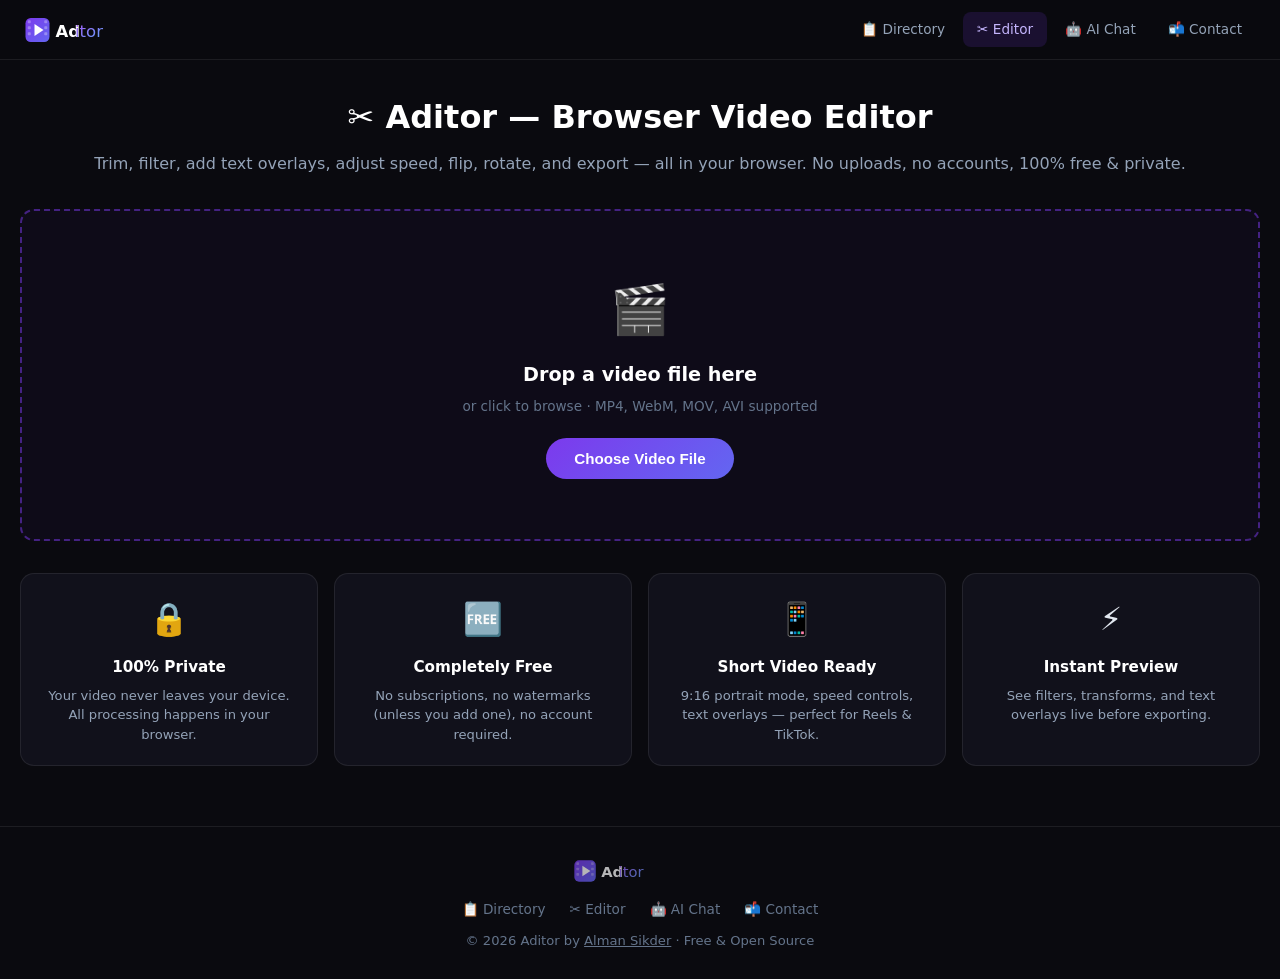
<file: index.html>
<!DOCTYPE html>
<html lang="en">
<head>
  <meta charset="UTF-8" />
  <meta name="viewport" content="width=device-width, initial-scale=1.0" />
  <title>Aditor – AI Video Generation Directory</title>
  <link rel="stylesheet" href="styles.css" />
</head>
<body>
  <!-- Auto-redirect to editor after showing a brief message -->
  <div style="display:flex;justify-content:center;align-items:center;height:100vh;flex-direction:column;font-family:sans-serif;background:var(--bg);color:var(--text);">
    <h1>✂️ Aditor — Browser Video Editor</h1>
    <p>Loading editor...</p>
    <script>setTimeout(() => window.location.href = 'editor.html', 1500);</script>
  </div>
  <nav class="navbar">
    <a href="index.html" class="nav-logo">
      <img src="logo.svg" alt="Aditor Logo" />
    </a>
    <div class="nav-links">
      <a href="index.html" class="nav-link active">📋 Directory</a>
      <a href="editor.html" class="nav-link">✂️ Editor</a>
      <a href="chatbot.html" class="nav-link">🤖 AI Chat</a>
      <a href="contact.html" class="nav-link">📬 Contact</a>
    </div>
    <button class="nav-hamburger" id="navHamburger" aria-label="Menu">☰</button>
  </nav>
  <div class="nav-mobile-menu" id="navMobileMenu">
    <a href="index.html" class="nav-link active">📋 Directory</a>
    <a href="editor.html" class="nav-link">✂️ Editor</a>
    <a href="chatbot.html" class="nav-link">🤖 AI Chat</a>
    <a href="contact.html" class="nav-link">📬 Contact</a>
  </div>

  <header>
    <div class="header-inner">
      <div class="logo">
        <img src="logo.svg" alt="Aditor" class="header-logo" />
      </div>
      <p class="tagline">The most comprehensive directory of AI video generation models</p>
      <div class="search-bar">
        <input type="text" id="searchInput" placeholder="Search models, features, companies…" />
        <span class="search-icon">🔍</span>
      </div>
      <div class="filter-row">
        <button class="filter-btn active" data-filter="all">All</button>
        <button class="filter-btn" data-filter="text-to-video">Text-to-Video</button>
        <button class="filter-btn" data-filter="image-to-video">Image-to-Video</button>
        <button class="filter-btn" data-filter="video-to-video">Video-to-Video</button>
        <button class="filter-btn" data-filter="open-source">Open Source</button>
        <button class="filter-btn" data-filter="free">Free Tier</button>
      </div>
    </div>
  </header>

  <main>
    <section class="stats-bar">
      <div class="stat"><span class="stat-num" id="totalCount">0</span><span class="stat-label">Models Listed</span></div>
      <div class="stat"><span class="stat-num">2026</span><span class="stat-label">Updated</span></div>
      <div class="stat"><span class="stat-num">12+</span><span class="stat-label">Companies</span></div>
    </section>

    <div class="info-banner">
      ℹ️ <strong>Note:</strong> "Visit Website" links open the official model websites in a new tab. An internet connection is required to access them.
    </div>

    <div class="cards-grid" id="cardsGrid"></div>
  </main>

  <footer>
    <div class="footer-logo-row">
      <img src="logo.svg" alt="Aditor" class="footer-logo" />
    </div>
    <div class="footer-links">
      <a href="index.html">📋 Directory</a>
      <a href="editor.html">✂️ Editor</a>
      <a href="chatbot.html">🤖 AI Chat</a>
      <a href="contact.html">📬 Contact</a>
    </div>
    <p>© 2026 Aditor by <a href="contact.html" style="color:var(--text-dim)">Alman Sikder</a> · Data accurate as of March 2026 · Not affiliated with any listed company · Free & Open Source</p>
  </footer>

  <script src="data.js"></script>
  <script src="app.js"></script>
  <script>
    document.getElementById('navHamburger').addEventListener('click', () => {
      document.getElementById('navMobileMenu').classList.toggle('open');
    });
  </script>
</body>
</html>
</file>
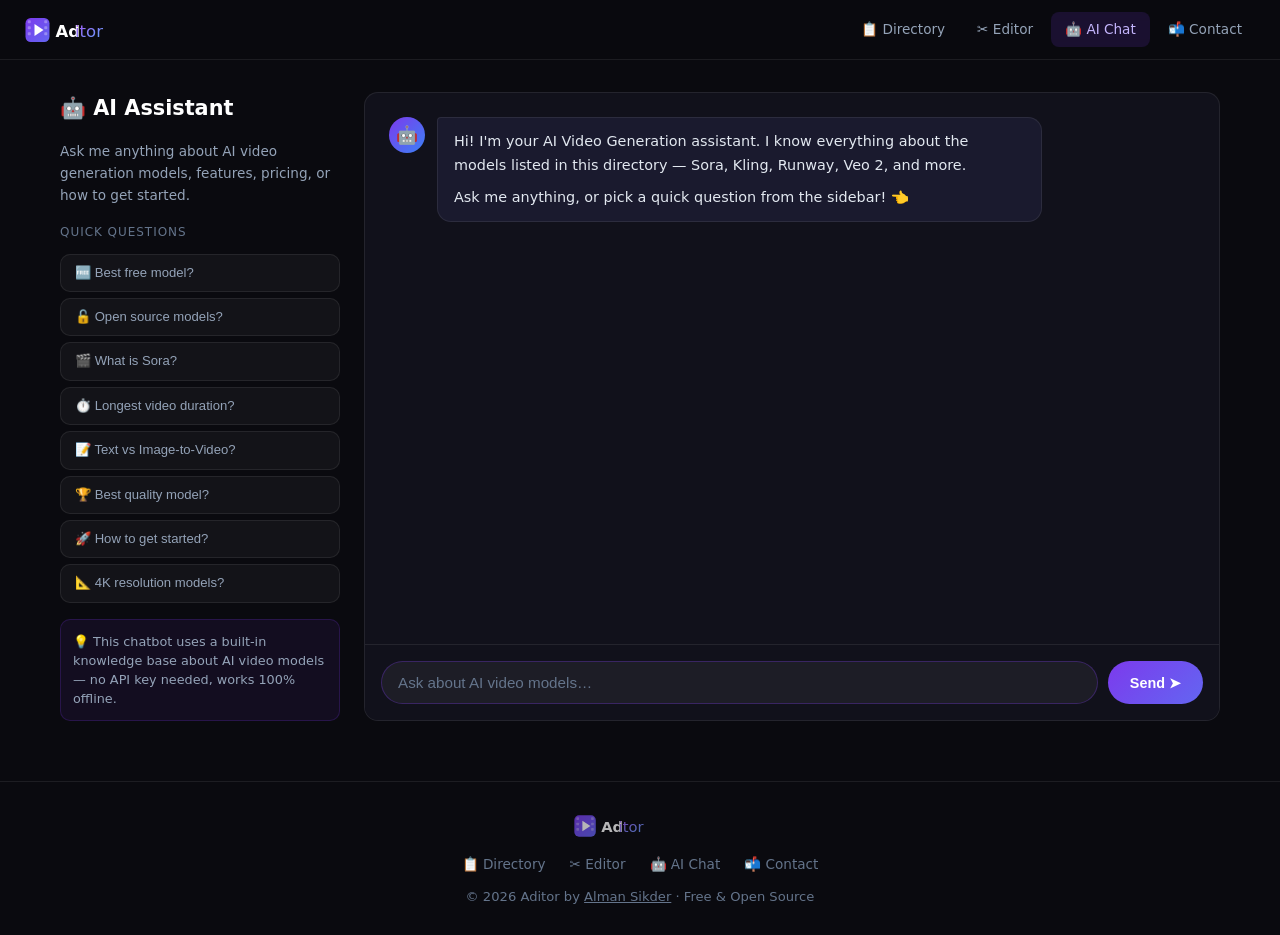
<file: chatbot.html>
<!DOCTYPE html>
<html lang="en">
<head>
  <meta charset="UTF-8" />
  <meta name="viewport" content="width=device-width, initial-scale=1.0" />
  <title>AI Chat – Aditor</title>
  <link rel="stylesheet" href="styles.css" />
  <link rel="stylesheet" href="chatbot.css" />
</head>
<body>

  <!-- ── Navigation ── -->
  <nav class="navbar">
    <a href="editor.html" class="nav-logo"><img src="logo.svg" alt="Aditor Logo" /></a>
    <div class="nav-links">
      <a href="index.html" class="nav-link">📋 Directory</a>
      <a href="editor.html" class="nav-link">✂️ Editor</a>
      <a href="chatbot.html" class="nav-link active">🤖 AI Chat</a>
      <a href="contact.html" class="nav-link">📬 Contact</a>
    </div>
    <button class="nav-hamburger" id="navHamburger" aria-label="Menu">☰</button>
  </nav>
  <div class="nav-mobile-menu" id="navMobileMenu">
    <a href="index.html" class="nav-link">📋 Directory</a>
    <a href="editor.html" class="nav-link">✂️ Editor</a>
    <a href="chatbot.html" class="nav-link active">🤖 AI Chat</a>
    <a href="contact.html" class="nav-link">📬 Contact</a>
  </div>

  <div class="chatbot-page">
    <div class="chatbot-sidebar">
      <h2 class="sidebar-title">🤖 AI Assistant</h2>
      <p class="sidebar-desc">Ask me anything about AI video generation models, features, pricing, or how to get started.</p>
      <div class="sidebar-topics">
        <p class="topics-label">Quick Questions</p>
        <button class="topic-btn" data-q="What is the best free AI video generator?">🆓 Best free model?</button>
        <button class="topic-btn" data-q="Which AI video models are open source?">🔓 Open source models?</button>
        <button class="topic-btn" data-q="What is Sora and how does it work?">🎬 What is Sora?</button>
        <button class="topic-btn" data-q="Which model generates the longest videos?">⏱️ Longest video duration?</button>
        <button class="topic-btn" data-q="What is the difference between text-to-video and image-to-video?">📝 Text vs Image-to-Video?</button>
        <button class="topic-btn" data-q="Which AI video model has the best quality?">🏆 Best quality model?</button>
        <button class="topic-btn" data-q="How do I get started with AI video generation?">🚀 How to get started?</button>
        <button class="topic-btn" data-q="Which models support 4K resolution?">📐 4K resolution models?</button>
      </div>
      <div class="sidebar-info">
        <p>💡 This chatbot uses a built-in knowledge base about AI video models — no API key needed, works 100% offline.</p>
      </div>
    </div>

    <div class="chatbot-main">
      <div class="chat-messages" id="chatMessages">
        <div class="chat-msg bot">
          <div class="msg-avatar">🤖</div>
          <div class="msg-bubble">
            <p>Hi! I'm your AI Video Generation assistant. I know everything about the models listed in this directory — Sora, Kling, Runway, Veo 2, and more.</p>
            <p style="margin-top:8px">Ask me anything, or pick a quick question from the sidebar! 👈</p>
          </div>
        </div>
      </div>
      <div class="chat-input-row">
        <input type="text" id="chatInput" placeholder="Ask about AI video models…" autocomplete="off" />
        <button id="chatSend" class="chat-send-btn">Send ➤</button>
      </div>
    </div>
  </div>

  <footer>
    <div class="footer-logo-row"><img src="logo.svg" alt="Aditor" class="footer-logo" /></div>
    <div class="footer-links">
      <a href="index.html">📋 Directory</a>
      <a href="editor.html">✂️ Editor</a>
      <a href="chatbot.html">🤖 AI Chat</a>
      <a href="contact.html">📬 Contact</a>
    </div>
    <p>© 2026 Aditor by <a href="contact.html" style="color:var(--text-dim)">Alman Sikder</a> · Free & Open Source</p>
  </footer>

  <script src="data.js"></script>
  <script src="chatbot.js"></script>
  <script>
    document.getElementById('navHamburger').addEventListener('click', () => {
      document.getElementById('navMobileMenu').classList.toggle('open');
    });
  </script>
</body>
</html>
</file>
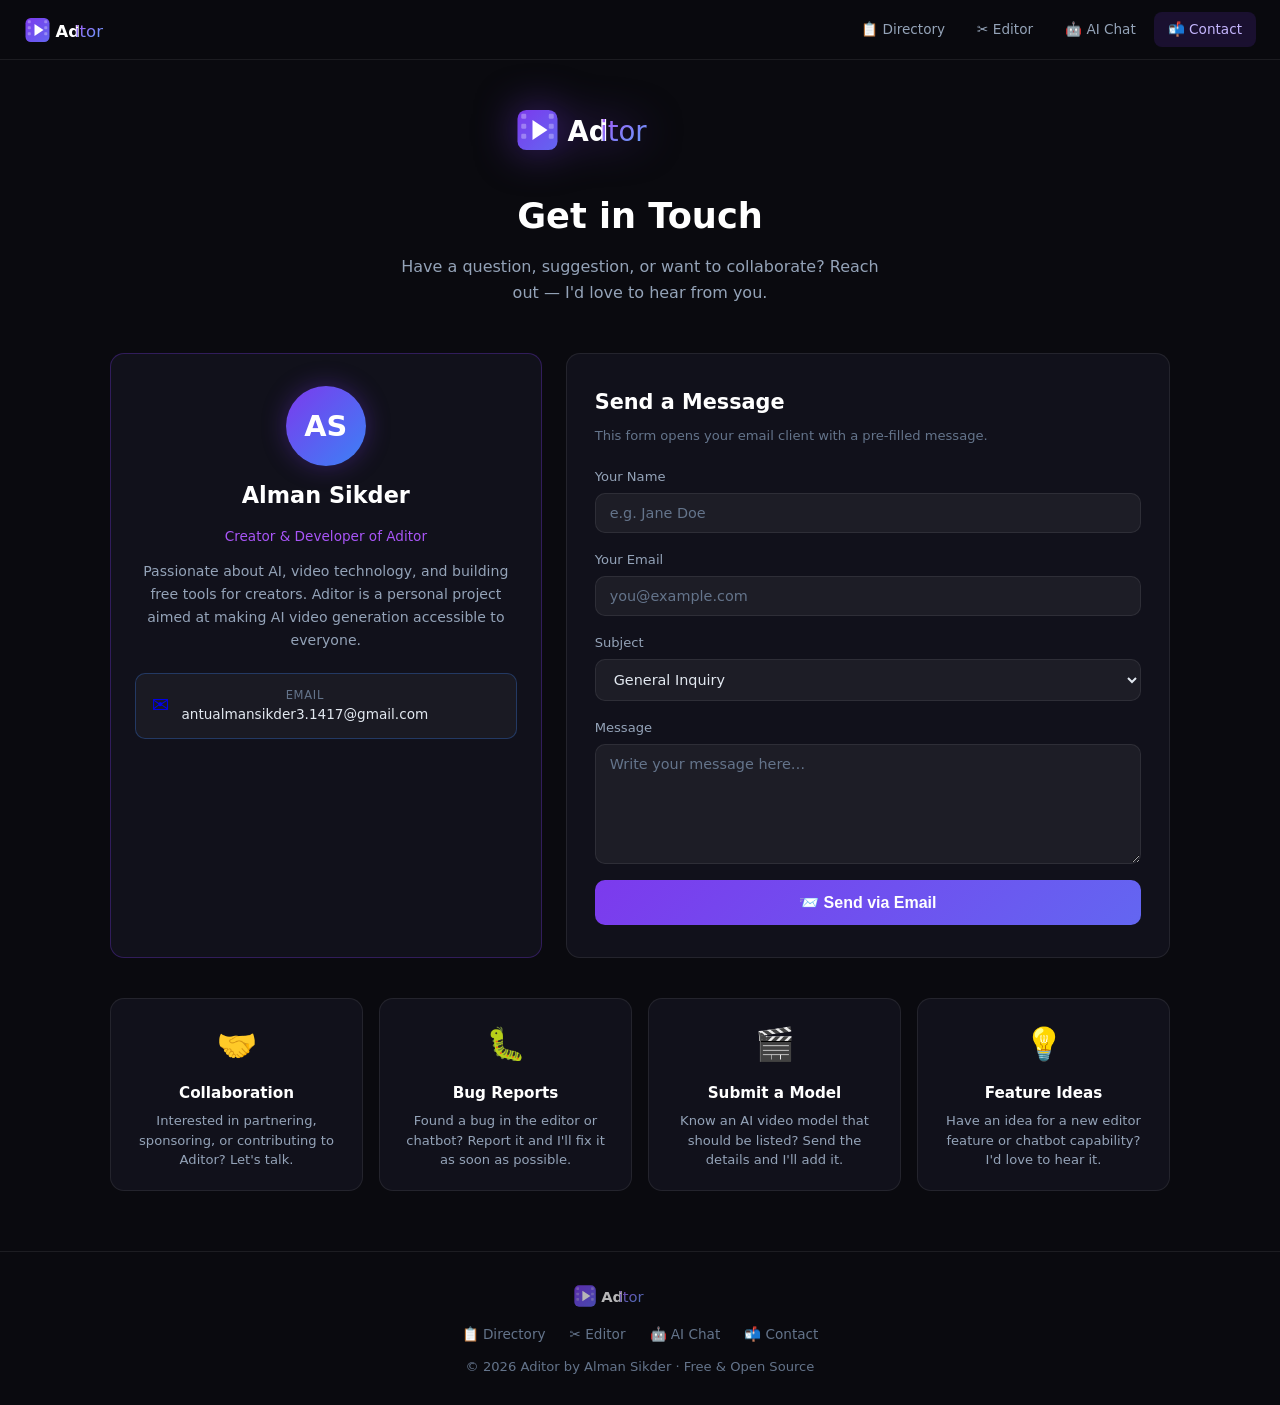
<file: contact.html>
<!DOCTYPE html>
<html lang="en">
<head>
  <meta charset="UTF-8" />
  <meta name="viewport" content="width=device-width, initial-scale=1.0" />
  <title>Contact – Aditor</title>
  <link rel="stylesheet" href="styles.css" />
  <link rel="stylesheet" href="contact.css" />
</head>
<body>

  <!-- ── Navigation ── -->
  <nav class="navbar">
    <a href="editor.html" class="nav-logo"><img src="logo.svg" alt="Aditor Logo" /></a>
    <div class="nav-links">
      <a href="index.html" class="nav-link">📋 Directory</a>
      <a href="editor.html" class="nav-link">✂️ Editor</a>
      <a href="chatbot.html" class="nav-link">🤖 AI Chat</a>
      <a href="contact.html" class="nav-link active">📬 Contact</a>
    </div>
    <button class="nav-hamburger" id="navHamburger" aria-label="Menu">☰</button>
  </nav>
  <div class="nav-mobile-menu" id="navMobileMenu">
    <a href="index.html" class="nav-link">📋 Directory</a>
    <a href="editor.html" class="nav-link">✂️ Editor</a>
    <a href="chatbot.html" class="nav-link">🤖 AI Chat</a>
    <a href="contact.html" class="nav-link active">📬 Contact</a>
  </div>

  <div class="contact-page">

    <div class="contact-hero">
      <img src="logo.svg" alt="Aditor" class="contact-logo" />
      <h1>Get in Touch</h1>
      <p>Have a question, suggestion, or want to collaborate? Reach out — I'd love to hear from you.</p>
    </div>

    <div class="contact-grid">

      <!-- Creator Card -->
      <div class="creator-card">
        <div class="creator-avatar">AS</div>
        <h2 class="creator-name">Alman Sikder</h2>
        <p class="creator-title">Creator & Developer of Aditor</p>
        <p class="creator-bio">
          Passionate about AI, video technology, and building free tools for creators. Aditor is a personal project aimed at making AI video generation accessible to everyone.
        </p>
        <div class="creator-links">
          <a href="mailto:antualmansikder3.1417@gmail.com" class="creator-link email-link">
            <span class="link-icon">✉️</span>
            <div>
              <span class="link-label">Email</span>
              <span class="link-value">antualmansikder3.1417@gmail.com</span>
            </div>
          </a>
        </div>
      </div>

      <!-- Contact Form -->
      <div class="contact-form-card">
        <h2>Send a Message</h2>
        <p class="form-note">This form opens your email client with a pre-filled message.</p>
        <form id="contactForm" class="contact-form">
          <div class="form-group">
            <label for="senderName">Your Name</label>
            <input type="text" id="senderName" placeholder="e.g. Jane Doe" required />
          </div>
          <div class="form-group">
            <label for="senderEmail">Your Email</label>
            <input type="email" id="senderEmail" placeholder="you@example.com" required />
          </div>
          <div class="form-group">
            <label for="subject">Subject</label>
            <select id="subject">
              <option value="General Inquiry">General Inquiry</option>
              <option value="Bug Report">Bug Report</option>
              <option value="Feature Request">Feature Request</option>
              <option value="Collaboration">Collaboration</option>
              <option value="Model Submission">Submit a Model</option>
              <option value="Other">Other</option>
            </select>
          </div>
          <div class="form-group">
            <label for="message">Message</label>
            <textarea id="message" rows="5" placeholder="Write your message here…" required></textarea>
          </div>
          <button type="submit" class="submit-btn">📨 Send via Email</button>
        </form>
      </div>

    </div>

    <!-- Info Cards -->
    <div class="contact-info-cards">
      <div class="info-card">
        <div class="ic-icon">🤝</div>
        <h3>Collaboration</h3>
        <p>Interested in partnering, sponsoring, or contributing to Aditor? Let's talk.</p>
      </div>
      <div class="info-card">
        <div class="ic-icon">🐛</div>
        <h3>Bug Reports</h3>
        <p>Found a bug in the editor or chatbot? Report it and I'll fix it as soon as possible.</p>
      </div>
      <div class="info-card">
        <div class="ic-icon">🎬</div>
        <h3>Submit a Model</h3>
        <p>Know an AI video model that should be listed? Send the details and I'll add it.</p>
      </div>
      <div class="info-card">
        <div class="ic-icon">💡</div>
        <h3>Feature Ideas</h3>
        <p>Have an idea for a new editor feature or chatbot capability? I'd love to hear it.</p>
      </div>
    </div>

  </div>

  <footer>
    <div class="footer-logo-row"><img src="logo.svg" alt="Aditor" class="footer-logo" /></div>
    <div class="footer-links">
      <a href="index.html">📋 Directory</a>
      <a href="editor.html">✂️ Editor</a>
      <a href="chatbot.html">🤖 AI Chat</a>
      <a href="contact.html">📬 Contact</a>
    </div>
    <p>© 2026 Aditor by Alman Sikder · Free & Open Source</p>
  </footer>

  <script>
    document.getElementById('navHamburger').addEventListener('click', () => {
      document.getElementById('navMobileMenu').classList.toggle('open');
    });

    document.getElementById('contactForm').addEventListener('submit', e => {
      e.preventDefault();
      const name = document.getElementById('senderName').value;
      const email = document.getElementById('senderEmail').value;
      const subject = document.getElementById('subject').value;
      const msg = document.getElementById('message').value;
      const body = encodeURIComponent(`Hi Alman,\n\nMy name is ${name} (${email}).\n\n${msg}\n\nBest regards,\n${name}`);
      const subjectEnc = encodeURIComponent(`[Aditor] ${subject}`);
      window.location.href = `mailto:antualmansikder3.1417@gmail.com?subject=${subjectEnc}&body=${body}`;
    });
  </script>
</body>
</html>
</file>
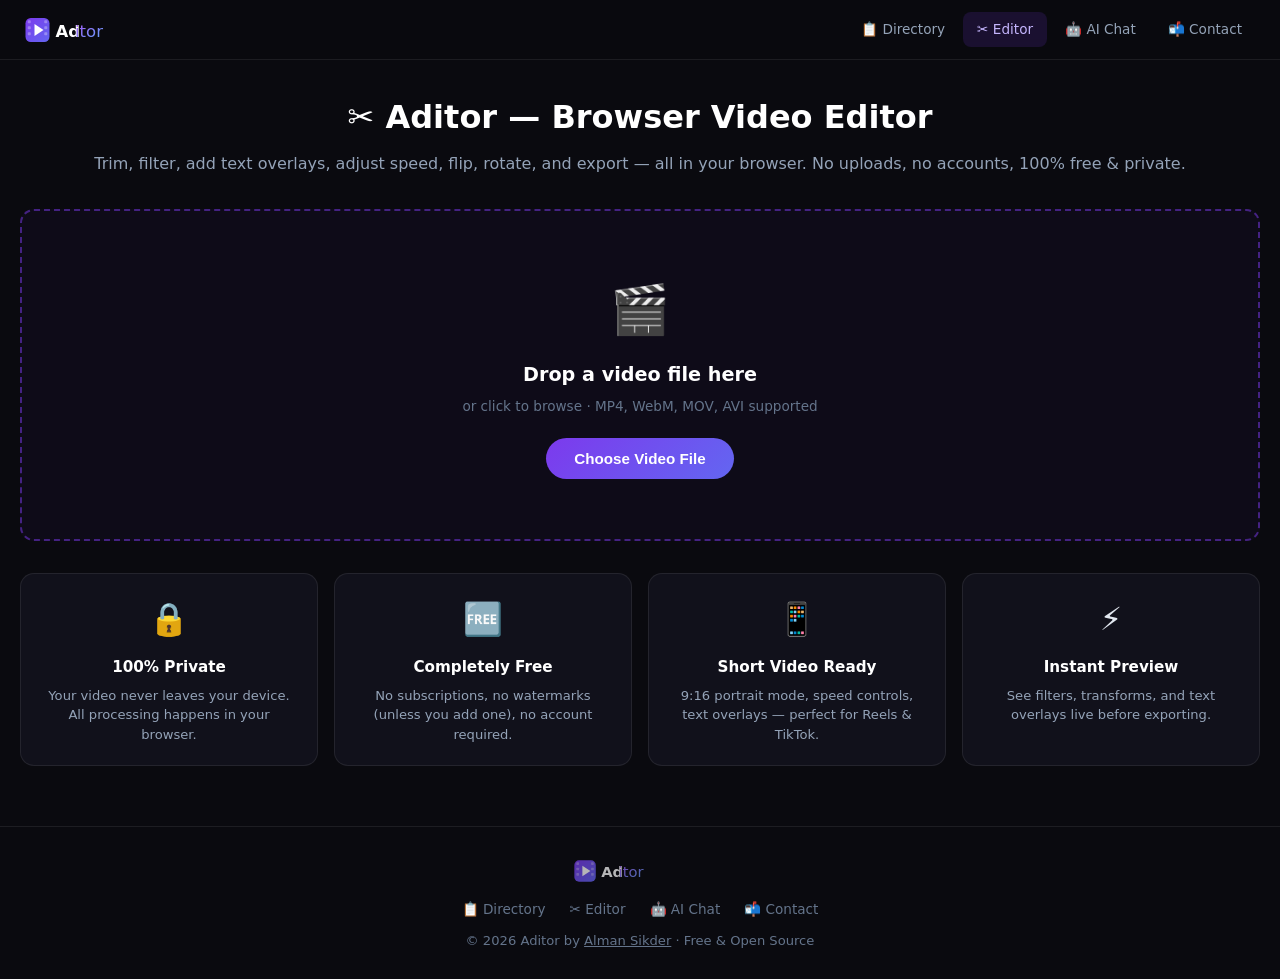
<file: editor.html>
<!DOCTYPE html>
<html lang="en">
<head>
  <meta charset="UTF-8" />
  <meta name="viewport" content="width=device-width, initial-scale=1.0" />
  <title>Aditor – Browser Video Editor</title>
  <link rel="stylesheet" href="styles.css" />
  <link rel="stylesheet" href="editor.css" />
</head>
<body>

  <!-- ── Navigation ── -->
  <nav class="navbar">
    <a href="editor.html" class="nav-logo"><img src="logo.svg" alt="Aditor Logo" /></a>
    <div class="nav-links">
      <a href="index.html" class="nav-link">📋 Directory</a>
      <a href="editor.html" class="nav-link active">✂️ Editor</a>
      <a href="chatbot.html" class="nav-link">🤖 AI Chat</a>
      <a href="contact.html" class="nav-link">📬 Contact</a>
    </div>
    <button class="nav-hamburger" id="navHamburger" aria-label="Menu">☰</button>
  </nav>
  <div class="nav-mobile-menu" id="navMobileMenu">
    <a href="index.html" class="nav-link">📋 Directory</a>
    <a href="editor.html" class="nav-link active">✂️ Editor</a>
    <a href="chatbot.html" class="nav-link">🤖 AI Chat</a>
    <a href="contact.html" class="nav-link">📬 Contact</a>
  </div>

  <div class="editor-page">

    <!-- Page Header -->
    <div class="editor-header">
      <h1>✂️ Aditor — Browser Video Editor</h1>
      <p>Trim, filter, add text overlays, adjust speed, flip, rotate, and export — all in your browser. No uploads, no accounts, 100% free & private.</p>
    </div>

    <!-- Upload Zone -->
    <div class="upload-zone" id="uploadZone">
      <div class="upload-icon">🎬</div>
      <p class="upload-title">Drop a video file here</p>
      <p class="upload-sub">or click to browse · MP4, WebM, MOV, AVI supported</p>
      <input type="file" id="fileInput" accept="video/*" hidden />
      <button class="upload-btn" id="uploadBtn">Choose Video File</button>
    </div>

    <!-- Editor Workspace (hidden until file loaded) -->
    <div class="editor-workspace" id="editorWorkspace" style="display:none">

      <!-- Preview Panel -->
      <div class="preview-panel">
        <div class="video-container" id="videoContainer">
          <video id="videoPreview" controls></video>
        </div>
        <div class="video-info" id="videoInfo"></div>

        <!-- Timeline / Trim -->
        <div class="timeline-section">
          <h3 class="section-title">✂️ Trim Video</h3>
          <div class="trim-controls">
            <div class="trim-field">
              <label>Start (s)</label>
              <input type="number" id="trimStart" value="0" min="0" step="0.1" />
            </div>
            <div class="trim-field">
              <label>End (s)</label>
              <input type="number" id="trimEnd" value="0" min="0" step="0.1" />
            </div>
            <button class="action-btn" id="previewTrimBtn">▶ Preview Trim</button>
            <button class="action-btn" id="resetTrimBtn">↺ Reset</button>
          </div>
          <div class="trim-bar-wrap">
            <div class="trim-bar" id="trimBar">
              <div class="trim-handle left" id="trimLeft"></div>
              <div class="trim-range" id="trimRange"></div>
              <div class="trim-handle right" id="trimRight"></div>
              <div class="trim-playhead" id="trimPlayhead"></div>
            </div>
          </div>
          <div class="trim-time-labels" id="trimTimeLabels"></div>
        </div>
      </div>

      <!-- Controls Panel -->
      <div class="controls-panel">

        <!-- Filters -->
        <div class="control-section">
          <h3 class="section-title">🎨 Filters</h3>
          <div class="filter-grid">
            <button class="filter-preset active" data-filter="none">Original</button>
            <button class="filter-preset" data-filter="grayscale(100%)">B&W</button>
            <button class="filter-preset" data-filter="sepia(100%)">Sepia</button>
            <button class="filter-preset" data-filter="invert(100%)">Invert</button>
            <button class="filter-preset" data-filter="hue-rotate(90deg)">Hue+</button>
            <button class="filter-preset" data-filter="saturate(200%)">Vivid</button>
            <button class="filter-preset" data-filter="contrast(150%)">Hi-Con</button>
            <button class="filter-preset" data-filter="brightness(130%)">Bright</button>
            <button class="filter-preset" data-filter="blur(2px)">Blur</button>
            <button class="filter-preset" data-filter="drop-shadow(4px 4px 8px #7c3aed)">Glow</button>
            <button class="filter-preset" data-filter="saturate(0%) brightness(110%) contrast(120%)">Matte</button>
            <button class="filter-preset" data-filter="hue-rotate(180deg) saturate(150%)">Neon</button>
            <button class="filter-preset" data-filter="sepia(50%) contrast(110%)">Vintage</button>
            <button class="filter-preset" data-filter="contrast(140%) saturate(110%)">Dramatic</button>
            <button class="filter-preset" data-filter="brightness(110%) contrast(90%) saturate(90%)">Soft</button>
            <button class="filter-preset" data-filter="hue-rotate(30deg) saturate(120%)">Warm</button>
            <button class="filter-preset" data-filter="hue-rotate(180deg) saturate(80%)">Cool</button>
            <button class="filter-preset" data-filter="contrast(150%) brightness(100%)">High Contrast</button>
            <button class="filter-preset" data-filter="brightness(120%) saturate(150%)">Vibrant</button>
            <button class="filter-preset" data-filter="grayscale(30%) sepia(20%)">Faded</button>
            <button class="filter-preset" data-filter="brightness(90%) contrast(120%)">Moody</button>
            <button class="filter-preset" data-filter="saturate(200%) hue-rotate(-30deg)">Retro Pop</button>
          </div>
        </div>

        <!-- Manual Adjustments -->
        <div class="control-section">
          <h3 class="section-title">🔧 Adjustments</h3>
          <div class="sliders">
            <div class="slider-row">
              <label>Brightness <span id="brightnessVal">100</span>%</label>
              <input type="range" id="brightness" min="0" max="200" value="100" />
            </div>
            <div class="slider-row">
              <label>Contrast <span id="contrastVal">100</span>%</label>
              <input type="range" id="contrast" min="0" max="200" value="100" />
            </div>
            <div class="slider-row">
              <label>Saturation <span id="saturationVal">100</span>%</label>
              <input type="range" id="saturation" min="0" max="300" value="100" />
            </div>
            <div class="slider-row">
              <label>Hue Rotate <span id="hueVal">0</span>°</label>
              <input type="range" id="hue" min="0" max="360" value="0" />
            </div>
            <div class="slider-row">
              <label>Blur <span id="blurVal">0</span>px</label>
              <input type="range" id="blur" min="0" max="10" value="0" step="0.5" />
            </div>
            <div class="slider-row">
              <label>Opacity <span id="opacityVal">100</span>%</label>
              <input type="range" id="opacity" min="0" max="100" value="100" />
            </div>
            <div class="slider-row">
              <label>Sharpness <span id="sharpnessVal">0</span></label>
              <input type="range" id="sharpness" min="0" max="5" value="0" step="0.5" />
            </div>
          </div>
          <button class="reset-btn" id="resetFilters">↺ Reset All Adjustments</button>
        </div>

        <!-- Transform -->
        <div class="control-section">
          <h3 class="section-title">🔄 Transform</h3>
          <div class="transform-btns">
            <button class="transform-btn" id="flipH" title="Flip Horizontal">↔ Flip H</button>
            <button class="transform-btn" id="flipV" title="Flip Vertical">↕ Flip V</button>
            <button class="transform-btn" id="rotate90" title="Rotate 90°">↻ 90°</button>
            <button class="transform-btn" id="rotate180" title="Rotate 180°">↻ 180°</button>
            <button class="transform-btn" id="resetTransform" title="Reset Transform">↺ Reset</button>
          </div>
          <div class="aspect-row">
            <label>Aspect Ratio</label>
            <select id="aspectRatio">
              <option value="none">Original</option>
              <option value="16/9">16:9 (Landscape)</option>
              <option value="9/16">9:16 (Portrait / Reels)</option>
              <option value="1/1">1:1 (Square)</option>
              <option value="4/3">4:3 (Classic)</option>
              <option value="21/9">21:9 (Cinematic)</option>
            </select>
          </div>
        </div>

        <!-- Crop -->
        <div class="control-section">
          <h3 class="section-title">✂️ Crop</h3>
          <div class="crop-inputs">
            <div class="crop-field">
              <label>X</label>
              <input type="number" id="cropX" value="0" min="0" />
            </div>
            <div class="crop-field">
              <label>Y</label>
              <input type="number" id="cropY" value="0" min="0" />
            </div>
            <div class="crop-field">
              <label>Width</label>
              <input type="number" id="cropW" value="" placeholder="auto" />
            </div>
            <div class="crop-field">
              <label>Height</label>
              <input type="number" id="cropH" value="" placeholder="auto" />
            </div>
          </div>
          <button class="reset-btn" id="resetCrop">↺ Reset Crop</button>
        </div>

        <!-- Text Overlay -->
        <div class="control-section">
          <h3 class="section-title">📝 Text Overlay</h3>
          <div class="text-overlay-controls">
            <input type="text" id="overlayText" placeholder="Enter overlay text…" class="text-input" />
            <div class="text-options">
              <div class="text-opt">
                <label>Font Size</label>
                <input type="number" id="fontSize" value="32" min="10" max="120" />
              </div>
              <div class="text-opt">
                <label>Color</label>
                <input type="color" id="fontColor" value="#ffffff" />
              </div>
              <div class="text-opt">
                <label>Position</label>
                <select id="textPosition">
                  <option value="bottom">Bottom Center</option>
                  <option value="top">Top Center</option>
                  <option value="center">Center</option>
                  <option value="topleft">Top Left</option>
                  <option value="bottomleft">Bottom Left</option>
                </select>
              </div>
              <div class="text-opt">
                <label>BG Color</label>
                <input type="color" id="textBg" value="#000000" />
              </div>
            </div>
            <div class="text-opt-row">
              <label>BG Opacity <span id="textBgOpacityVal">60</span>%</label>
              <input type="range" id="textBgOpacity" min="0" max="100" value="60" />
            </div>
            <div class="text-opt-row">
              <label>Font Style</label>
              <select id="fontStyle">
                <option value="normal">Normal</option>
                <option value="bold">Bold</option>
                <option value="italic">Italic</option>
                <option value="bold italic">Bold Italic</option>
              </select>
            </div>
          </div>
        </div>

        <!-- Speed & Audio -->
        <div class="control-section">
          <h3 class="section-title">⚡ Speed & Audio</h3>
          <div class="speed-btns">
            <button class="speed-btn" data-speed="0.25">0.25×</button>
            <button class="speed-btn" data-speed="0.5">0.5×</button>
            <button class="speed-btn" data-speed="0.75">0.75×</button>
            <button class="speed-btn" data-speed="0.99">0.99×</button>
            <button class="speed-btn active" data-speed="1">1×</button>
            <button class="speed-btn" data-speed="1.1">1.1×</button>
            <button class="speed-btn" data-speed="1.25">1.25×</button>
            <button class="speed-btn" data-speed="1.5">1.5×</button>
            <button class="speed-btn" data-speed="2">2×</button>
            <button class="speed-btn" data-speed="4">4×</button>
          </div>
          <div class="slider-row" style="margin-top:12px">
            <label>Volume <span id="volumeVal">100</span>%</label>
            <input type="range" id="volume" min="0" max="100" value="100" />
          </div>
          <button class="action-btn mute-btn" id="muteBtn" style="margin-top:8px">🔇 Mute</button>
        </div>

        <!-- Reverse Playback -->
        <div class="control-section">
          <h3 class="section-title">🔄 Reverse</h3>
          <button class="action-btn" id="reverseBtn">⏪ Reverse Video</button>
          <p class="section-note">Plays video backwards. Won't affect export unless specifically applied.</p>
        </div>

        <!-- Merge Videos -->
        <div class="control-section">
          <h3 class="section-title">🎞️ Merge Videos</h3>
          <div class="merge-zone" id="mergeZone">
            <p>Drop additional video files here to merge</p>
            <input type="file" id="mergeInput" accept="video/*" multiple hidden />
            <button class="action-btn" id="mergeBtn">+ Add Video</button>
          </div>
          <div class="merge-list" id="mergeList"></div>
          <button class="action-btn" id="applyMerge" style="display:none">▶ Preview Merge</button>
        </div>

        <!-- Watermark -->
        <div class="control-section">
          <h3 class="section-title">🏷️ Watermark</h3>
          <div class="text-overlay-controls">
            <input type="text" id="watermarkText" placeholder="e.g. @yourusername or © 2026" class="text-input" />
            <div class="text-options">
              <div class="text-opt">
                <label>Size</label>
                <input type="number" id="wmSize" value="18" min="8" max="60" />
              </div>
              <div class="text-opt">
                <label>Color</label>
                <input type="color" id="wmColor" value="#ffffff" />
              </div>
              <div class="text-opt">
                <label>Position</label>
                <select id="wmPosition">
                  <option value="bottomright">Bottom Right</option>
                  <option value="bottomleft">Bottom Left</option>
                  <option value="topright">Top Right</option>
                  <option value="topleft">Top Left</option>
                </select>
              </div>
              <div class="text-opt">
                <label>Opacity <span id="wmOpacityVal">70</span>%</label>
                <input type="range" id="wmOpacity" min="10" max="100" value="70" />
              </div>
            </div>
          </div>
        </div>

        <!-- Audio/Background Music -->
        <div class="control-section">
          <h3 class="section-title">🎵 Background Music</h3>
          <div class="audio-upload">
            <input type="file" id="audioInput" accept="audio/*" hidden />
            <button class="action-btn" id="audioUploadBtn">🎧 Add Audio File</button>
            <span id="audioFileName"></span>
          </div>
          <div class="slider-row">
            <label>Music Volume <span id="musicVolVal">50</span>%</label>
            <input type="range" id="musicVolume" min="0" max="100" value="50" />
          </div>
          <div class="slider-row">
            <label>Original Audio <span id="origVolVal">100</span>%</label>
            <input type="range" id="origVolume" min="0" max="100" value="100" />
          </div>
          <button class="reset-btn" id="removeAudio">✕ Remove Audio</button>
        </div>

        <!-- Subtitles/Captions -->
        <div class="control-section">
          <h3 class="section-title">📄 Subtitles</h3>
          <div class="subtitle-controls">
            <textarea id="subtitleText" placeholder="Enter subtitles (one line per timestamp)...&#10;Example:&#10;0-3: Hello everyone!&#10;3-6: Welcome to my video" rows="4"></textarea>
            <div class="subtitle-options">
              <div class="text-opt">
                <label>Font Size</label>
                <input type="number" id="subFontSize" value="24" min="12" max="72" />
              </div>
              <div class="text-opt">
                <label>Color</label>
                <input type="color" id="subColor" value="#ffffff" />
              </div>
              <div class="text-opt">
                <label>Position</label>
                <select id="subPosition">
                  <option value="bottom">Bottom</option>
                  <option value="top">Top</option>
                  <option value="center">Center</option>
                </select>
              </div>
              <div class="text-opt">
                <label>BG Color</label>
                <input type="color" id="subBgColor" value="#000000" />
              </div>
            </div>
            <div class="text-opt-row">
              <label>BG Opacity <span id="subBgOpacityVal">80</span>%</label>
              <input type="range" id="subBgOpacity" min="0" max="100" value="80" />
            </div>
          </div>
          <button class="action-btn" id="generateSubsBtn">🤖 Auto-Generate Subtitles</button>
        </div>

        <!-- AI Title & Description Generator -->
        <div class="control-section">
          <h3 class="section-title">🤖 AI Title & Description</h3>
          <div class="ai-gen-controls">
            <button class="action-btn" id="generateTitleBtn">✨ Generate Title</button>
            <button class="action-btn" id="generateDescBtn">✨ Generate Description</button>
            <div class="ai-output">
              <label>Generated Title:</label>
              <input type="text" id="aiTitle" placeholder="AI-generated title will appear here..." />
              <label>Generated Description:</label>
              <textarea id="aiDescription" placeholder="AI-generated description will appear here..." rows="3"></textarea>
            </div>
          </div>
        </div>

        <!-- Voiceover (TTS) -->
        <div class="control-section">
          <h3 class="section-title">🎤 Voiceover (Text-to-Speech)</h3>
          <div class="tts-controls">
            <textarea id="ttsText" placeholder="Enter text to convert to speech..." rows="3"></textarea>
            <div class="tts-options">
              <div class="text-opt">
                <label>Voice</label>
                <select id="ttsVoice">
                  <option value="default">Default</option>
                </select>
              </div>
              <div class="text-opt">
                <label>Speed</label>
                <select id="ttsSpeed">
                  <option value="0.75">Slow</option>
                  <option value="1" selected>Normal</option>
                  <option value="1.25">Fast</option>
                </select>
              </div>
            </div>
            <div class="tts-btns">
              <button class="action-btn" id="playTtsBtn">▶ Preview Voiceover</button>
              <button class="action-btn" id="applyTtsBtn">✅ Apply to Video</button>
              <button class="reset-btn" id="removeTts">✕ Remove Voiceover</button>
            </div>
          </div>
        </div>

        <!-- Transitions -->
        <div class="control-section">
          <h3 class="section-title">🔀 Transitions</h3>
          <div class="transition-grid">
            <button class="transition-btn" data-transition="none">None</button>
            <button class="transition-btn" data-transition="fade">Fade</button>
            <button class="transition-btn" data-transition="dissolve">Dissolve</button>
            <button class="transition-btn" data-transition="wipe-left">Wipe ←</button>
            <button class="transition-btn" data-transition="wipe-right">Wipe →</button>
            <button class="transition-btn" data-transition="slide-up">Slide ↑</button>
            <button class="transition-btn" data-transition="slide-down">Slide ↓</button>
            <button class="transition-btn" data-transition="zoom-in">Zoom In</button>
            <button class="transition-btn" data-transition="zoom-out">Zoom Out</button>
          </div>
          <div class="slider-row">
            <label>Duration <span id="transitionDurVal">0.5</span>s</label>
            <input type="range" id="transitionDuration" min="0.1" max="2" value="0.5" step="0.1" />
          </div>
        </div>

        <!-- Effects (Zoom/Pan/Tilt/Shake) -->
        <div class="control-section">
          <h3 class="section-title">✨ Effects</h3>
          <div class="effect-btns">
            <button class="effect-btn" data-effect="none">None</button>
            <button class="effect-btn" data-effect="zoom-in">Zoom In</button>
            <button class="effect-btn" data-effect="zoom-out">Zoom Out</button>
            <button class="effect-btn" data-effect="pan-left">Pan Left</button>
            <button class="effect-btn" data-effect="pan-right">Pan Right</button>
            <button class="effect-btn" data-effect="pan-up">Pan Up</button>
            <button class="effect-btn" data-effect="pan-down">Pan Down</button>
            <button class="effect-btn" data-effect="tilt">Tilt</button>
            <button class="effect-btn" data-effect="shake">Shake</button>
            <button class="effect-btn" data-effect="pulse">Pulse</button>
            <button class="effect-btn" data-effect="spin">Spin</button>
          </div>
          <div class="slider-row">
            <label>Effect Intensity <span id="effectIntVal">50</span>%</label>
            <input type="range" id="effectIntensity" min="0" max="100" value="50" />
          </div>
        </div>

        <!-- Meme/Template Library -->
        <div class="control-section">
          <h3 class="section-title">📸 Meme Templates</h3>
          <div class="meme-grid">
            <button class="meme-btn" data-template="none">None</button>
            <button class="meme-btn" data-template="distracted">Distracted BF</button>
            <button class="meme-btn" data-template="two-buttons">Two Buttons</button>
            <button class="meme-btn" data-template="change-mind">Change My Mind</button>
            <button class="meme-btn" data-template="drake">Drake Hotline Bling</button>
            <button class="meme-btn" data-template="exit-ramp">Exit Ramp</button>
            <button class="meme-btn" data-template="expanding-brain">Expanding Brain</button>
            <button class="meme-btn" data-template="woman-yelling-cat">Woman Yelling at Cat</button>
          </div>
          <p class="section-note">Apply a meme overlay to your video</p>
        </div>

        <!-- Export -->
        <div class="control-section export-section">
          <h3 class="section-title">💾 Export</h3>
          <div class="export-options">
            <div class="export-opt">
              <label>Format</label>
              <select id="exportFormat">
                <option value="video/webm">WebM (recommended)</option>
                <option value="video/mp4">MP4</option>
              </select>
            </div>
            <div class="export-opt">
              <label>Quality</label>
              <select id="exportQuality">
                <option value="8000000">High (8 Mbps)</option>
                <option value="4000000" selected>Medium (4 Mbps)</option>
                <option value="1000000">Low (1 Mbps)</option>
              </select>
            </div>
          </div>
          <button class="export-btn" id="exportBtn">⬇ Export Video</button>
          <div class="export-progress" id="exportProgress" style="display:none">
            <div class="progress-bar"><div class="progress-fill" id="progressFill"></div></div>
            <p id="progressText">Preparing…</p>
          </div>
          <a id="downloadLink" style="display:none"></a>
        </div>

      </div>
    </div>

    <!-- Feature Info Cards -->
    <div class="feature-cards">
      <div class="feature-card">
        <div class="fc-icon">🔒</div>
        <h3>100% Private</h3>
        <p>Your video never leaves your device. All processing happens in your browser.</p>
      </div>
      <div class="feature-card">
        <div class="fc-icon">🆓</div>
        <h3>Completely Free</h3>
        <p>No subscriptions, no watermarks (unless you add one), no account required.</p>
      </div>
      <div class="feature-card">
        <div class="fc-icon">📱</div>
        <h3>Short Video Ready</h3>
        <p>9:16 portrait mode, speed controls, text overlays — perfect for Reels & TikTok.</p>
      </div>
      <div class="feature-card">
        <div class="fc-icon">⚡</div>
        <h3>Instant Preview</h3>
        <p>See filters, transforms, and text overlays live before exporting.</p>
      </div>
    </div>

  </div>

  <footer>
    <div class="footer-logo-row"><img src="logo.svg" alt="Aditor" class="footer-logo" /></div>
    <div class="footer-links">
      <a href="index.html">📋 Directory</a>
      <a href="editor.html">✂️ Editor</a>
      <a href="chatbot.html">🤖 AI Chat</a>
      <a href="contact.html">📬 Contact</a>
    </div>
    <p>© 2026 Aditor by <a href="contact.html" style="color:var(--text-dim)">Alman Sikder</a> · Free & Open Source</p>
  </footer>

  <script src="editor.js"></script>
  <script>
    document.getElementById('navHamburger').addEventListener('click', () => {
      document.getElementById('navMobileMenu').classList.toggle('open');
    });
  </script>
</body>
</html>
</file>
<file: styles.css>
/* ── Navbar ── */
.navbar {
  position: sticky;
  top: 0;
  z-index: 100;
  display: flex;
  align-items: center;
  justify-content: space-between;
  padding: 0 24px;
  height: 60px;
  background: rgba(10,10,15,0.92);
  backdrop-filter: blur(12px);
  border-bottom: 1px solid var(--border);
}

.nav-logo {
  display: flex;
  align-items: center;
  gap: 8px;
  text-decoration: none;
}

.nav-logo img {
  height: 36px;
  width: auto;
}

.nav-logo-text {
  font-size: 1.2rem;
  font-weight: 700;
  color: #fff;
  letter-spacing: -0.5px;
}

.nav-logo-text span {
  background: linear-gradient(135deg, #a855f7, #60a5fa);
  -webkit-background-clip: text;
  -webkit-text-fill-color: transparent;
  background-clip: text;
}

.nav-links {
  display: flex;
  gap: 4px;
}

.nav-link {
  padding: 7px 14px;
  border-radius: 8px;
  font-size: 0.85rem;
  color: var(--text-muted);
  text-decoration: none;
  transition: all 0.2s;
}

.nav-link:hover { color: var(--text); background: rgba(255,255,255,0.05); }

.nav-link.active {
  color: #c4b5fd;
  background: rgba(124,58,237,0.15);
}

.nav-hamburger {
  display: none;
  background: none;
  border: none;
  color: var(--text-muted);
  font-size: 1.4rem;
  cursor: pointer;
  padding: 4px 8px;
}

.nav-mobile-menu {
  display: none;
  flex-direction: column;
  background: var(--surface);
  border-bottom: 1px solid var(--border);
  padding: 8px 16px;
  gap: 4px;
}

.nav-mobile-menu.open { display: flex; }

@media (max-width: 600px) {
  .nav-links { display: none; }
  .nav-hamburger { display: block; }
}

/* ── Info Banner ── */
.info-banner {
  background: rgba(59,130,246,0.08);
  border: 1px solid rgba(59,130,246,0.25);
  border-radius: 10px;
  padding: 12px 18px;
  font-size: 0.85rem;
  color: #93c5fd;
  margin-bottom: 4px;
}

/* ── Footer Links ── */
.footer-links {
  display: flex;
  justify-content: center;
  gap: 24px;
  margin-bottom: 10px;
}

.footer-links a {
  color: var(--text-dim);
  text-decoration: none;
  font-size: 0.85rem;
  transition: color 0.2s;
}

.footer-links a:hover { color: var(--text-muted); }

/* ── Reset & Base ── */
*, *::before, *::after { box-sizing: border-box; margin: 0; padding: 0; }

:root {
  --bg: #0a0a0f;
  --surface: #11111b;
  --surface2: #1a1a2e;
  --border: rgba(255,255,255,0.08);
  --accent: #7c3aed;
  --accent2: #a855f7;
  --accent-glow: rgba(124,58,237,0.35);
  --text: #e2e8f0;
  --text-muted: #94a3b8;
  --text-dim: #64748b;
  --highlight-border: #7c3aed;
  --radius: 14px;
  --font: 'Segoe UI', system-ui, -apple-system, sans-serif;
}

body {
  background: var(--bg);
  color: var(--text);
  font-family: var(--font);
  min-height: 100vh;
  line-height: 1.6;
}

/* ── Header ── */
header {
  background: linear-gradient(135deg, #0f0f1a 0%, #1a0a2e 50%, #0a1628 100%);
  border-bottom: 1px solid var(--border);
  padding: 48px 20px 36px;
  text-align: center;
  position: relative;
  overflow: hidden;
}

header::before {
  content: '';
  position: absolute;
  top: -50%;
  left: 50%;
  transform: translateX(-50%);
  width: 600px;
  height: 600px;
  background: radial-gradient(circle, rgba(124,58,237,0.15) 0%, transparent 70%);
  pointer-events: none;
}

.header-inner {
  position: relative;
  max-width: 900px;
  margin: 0 auto;
}

.logo {
  display: flex;
  align-items: center;
  justify-content: center;
  gap: 10px;
  margin-bottom: 10px;
}

.header-logo {
  height: 56px;
  width: auto;
  filter: drop-shadow(0 0 16px rgba(124,58,237,0.5));
}

.footer-logo-row {
  display: flex;
  justify-content: center;
  margin-bottom: 12px;
}

.footer-logo {
  height: 32px;
  width: auto;
  opacity: 0.7;
}

.tagline {
  color: var(--text-muted);
  font-size: 1rem;
  margin-bottom: 28px;
}

/* Search */
.search-bar {
  position: relative;
  max-width: 560px;
  margin: 0 auto 24px;
}

.search-bar input {
  width: 100%;
  padding: 14px 48px 14px 20px;
  background: rgba(255,255,255,0.05);
  border: 1px solid rgba(124,58,237,0.4);
  border-radius: 50px;
  color: var(--text);
  font-size: 1rem;
  outline: none;
  transition: border-color 0.2s, box-shadow 0.2s;
}

.search-bar input:focus {
  border-color: var(--accent2);
  box-shadow: 0 0 0 3px var(--accent-glow);
}

.search-bar input::placeholder { color: var(--text-dim); }

.search-icon {
  position: absolute;
  right: 18px;
  top: 50%;
  transform: translateY(-50%);
  font-size: 1.1rem;
  pointer-events: none;
}

/* Filters */
.filter-row {
  display: flex;
  flex-wrap: wrap;
  gap: 8px;
  justify-content: center;
}

.filter-btn {
  padding: 7px 18px;
  border-radius: 50px;
  border: 1px solid var(--border);
  background: rgba(255,255,255,0.04);
  color: var(--text-muted);
  font-size: 0.85rem;
  cursor: pointer;
  transition: all 0.2s;
}

.filter-btn:hover {
  border-color: var(--accent2);
  color: var(--text);
}

.filter-btn.active {
  background: var(--accent);
  border-color: var(--accent);
  color: #fff;
  box-shadow: 0 0 12px var(--accent-glow);
}

/* ── Stats Bar ── */
.stats-bar {
  display: flex;
  justify-content: center;
  gap: 48px;
  padding: 24px 20px;
  border-bottom: 1px solid var(--border);
}

.stat {
  display: flex;
  flex-direction: column;
  align-items: center;
}

.stat-num {
  font-size: 2rem;
  font-weight: 700;
  background: linear-gradient(135deg, #a855f7, #60a5fa);
  -webkit-background-clip: text;
  -webkit-text-fill-color: transparent;
  background-clip: text;
}

.stat-label {
  font-size: 0.8rem;
  color: var(--text-dim);
  text-transform: uppercase;
  letter-spacing: 0.05em;
  margin-top: 2px;
}

/* ── Cards Grid ── */
main {
  max-width: 1300px;
  margin: 0 auto;
  padding: 0 20px 60px;
}

.cards-grid {
  display: grid;
  grid-template-columns: repeat(auto-fill, minmax(360px, 1fr));
  gap: 24px;
  padding: 32px 0;
}

.no-results {
  grid-column: 1/-1;
  text-align: center;
  color: var(--text-muted);
  padding: 60px 20px;
  font-size: 1.1rem;
}

/* ── Card ── */
.card {
  background: var(--surface);
  border: 1px solid var(--border);
  border-radius: var(--radius);
  padding: 24px;
  display: flex;
  flex-direction: column;
  gap: 14px;
  transition: border-color 0.2s, transform 0.2s, box-shadow 0.2s;
  position: relative;
}

.card:hover {
  border-color: rgba(124,58,237,0.5);
  transform: translateY(-3px);
  box-shadow: 0 12px 40px rgba(0,0,0,0.4), 0 0 20px var(--accent-glow);
}

.card.highlight {
  border-color: rgba(124,58,237,0.45);
  background: linear-gradient(145deg, #11111b 0%, #160f2a 100%);
}

.card.highlight::after {
  content: '';
  position: absolute;
  inset: 0;
  border-radius: var(--radius);
  border: 1px solid rgba(168,85,247,0.3);
  pointer-events: none;
}

/* Card Header */
.card-header {
  display: flex;
  align-items: center;
  gap: 12px;
}

.card-logo {
  width: 40px;
  height: 40px;
  flex-shrink: 0;
}

.company-logo {
  width: 40px;
  height: 40px;
  object-fit: contain;
  border-radius: 8px;
  background: rgba(255,255,255,0.05);
  padding: 4px;
}

.company-logo.logo-loaded {
  opacity: 1;
}

.logo-fallback {
  width: 40px;
  height: 40px;
  border-radius: 8px;
  background: linear-gradient(135deg, var(--accent), #3b82f6);
  display: flex;
  align-items: center;
  justify-content: center;
  font-weight: 700;
  font-size: 0.9rem;
  color: #fff;
  letter-spacing: 0.5px;
}

.card-title-group { flex: 1; }

.card-name {
  font-size: 1.15rem;
  font-weight: 700;
  color: #fff;
  line-height: 1.2;
}

.card-company {
  font-size: 0.8rem;
  color: var(--text-dim);
  display: block;
  margin-top: 2px;
}

.top-badge {
  font-size: 0.72rem;
  padding: 4px 10px;
  border-radius: 50px;
  background: linear-gradient(135deg, #7c3aed22, #a855f722);
  border: 1px solid rgba(168,85,247,0.4);
  color: #c4b5fd;
  white-space: nowrap;
  align-self: flex-start;
}

/* Description */
.card-description {
  font-size: 0.88rem;
  color: var(--text-muted);
  line-height: 1.65;
  flex: 1;
}

/* Badges */
.badges-row {
  display: flex;
  flex-wrap: wrap;
  gap: 6px;
}

.badge {
  font-size: 0.75rem;
  padding: 3px 10px;
  border-radius: 50px;
  background: rgba(255,255,255,0.05);
  border: 1px solid rgba(255,255,255,0.1);
  color: var(--text-muted);
}

/* Meta */
.card-meta {
  display: grid;
  grid-template-columns: 1fr 1fr;
  gap: 8px;
  background: rgba(255,255,255,0.03);
  border-radius: 10px;
  padding: 12px;
}

.meta-item {
  display: flex;
  align-items: center;
  gap: 6px;
  font-size: 0.8rem;
  color: var(--text-muted);
}

.meta-icon { font-size: 0.9rem; flex-shrink: 0; }

/* Tags */
.tags-row {
  display: flex;
  flex-wrap: wrap;
  gap: 6px;
}

.tag {
  font-size: 0.72rem;
  padding: 3px 10px;
  border-radius: 50px;
  font-weight: 500;
}

.tag-texttovideo {
  background: rgba(59,130,246,0.12);
  border: 1px solid rgba(59,130,246,0.3);
  color: #93c5fd;
}

.tag-imagetovideo {
  background: rgba(16,185,129,0.12);
  border: 1px solid rgba(16,185,129,0.3);
  color: #6ee7b7;
}

.tag-videotovideo {
  background: rgba(245,158,11,0.12);
  border: 1px solid rgba(245,158,11,0.3);
  color: #fcd34d;
}

.tag-opensource {
  background: rgba(239,68,68,0.12);
  border: 1px solid rgba(239,68,68,0.3);
  color: #fca5a5;
}

/* Visit Button */
.visit-btn {
  display: block;
  text-align: center;
  padding: 11px;
  border-radius: 10px;
  background: linear-gradient(135deg, var(--accent), #6366f1);
  color: #fff;
  font-size: 0.9rem;
  font-weight: 600;
  text-decoration: none;
  transition: opacity 0.2s, box-shadow 0.2s;
  margin-top: auto;
}

.visit-btn:hover {
  opacity: 0.9;
  box-shadow: 0 4px 20px var(--accent-glow);
}

/* ── Footer ── */
footer {
  text-align: center;
  padding: 28px 20px;
  border-top: 1px solid var(--border);
  color: var(--text-dim);
  font-size: 0.82rem;
}

/* ── Responsive ── */
@media (max-width: 640px) {
  .cards-grid { grid-template-columns: 1fr; }
  .stats-bar { gap: 24px; }
  .stat-num { font-size: 1.5rem; }
  .logo-text { font-size: 1.5rem; }
  .card-meta { grid-template-columns: 1fr; }
}
</file>
<file: chatbot.css>
/* ── Chatbot Page Layout ── */
.chatbot-page {
  display: flex;
  max-width: 1200px;
  margin: 0 auto;
  padding: 32px 20px 60px;
  gap: 24px;
  min-height: calc(100vh - 200px);
}

/* Sidebar */
.chatbot-sidebar {
  width: 280px;
  flex-shrink: 0;
  display: flex;
  flex-direction: column;
  gap: 16px;
}

.sidebar-title {
  font-size: 1.3rem;
  font-weight: 700;
  color: #fff;
}

.sidebar-desc {
  font-size: 0.85rem;
  color: var(--text-muted);
  line-height: 1.6;
}

.topics-label {
  font-size: 0.75rem;
  text-transform: uppercase;
  letter-spacing: 0.08em;
  color: var(--text-dim);
  margin-bottom: 6px;
}

.sidebar-topics {
  display: flex;
  flex-direction: column;
  gap: 6px;
}

.topic-btn {
  text-align: left;
  padding: 9px 14px;
  border-radius: 10px;
  border: 1px solid var(--border);
  background: rgba(255,255,255,0.04);
  color: var(--text-muted);
  font-size: 0.82rem;
  cursor: pointer;
  transition: all 0.2s;
  line-height: 1.4;
}

.topic-btn:hover {
  border-color: var(--accent2);
  color: var(--text);
  background: rgba(124,58,237,0.1);
}

.sidebar-info {
  padding: 12px;
  border-radius: 10px;
  background: rgba(124,58,237,0.08);
  border: 1px solid rgba(124,58,237,0.2);
  font-size: 0.8rem;
  color: var(--text-muted);
  line-height: 1.5;
}

/* Chat Main */
.chatbot-main {
  flex: 1;
  display: flex;
  flex-direction: column;
  background: var(--surface);
  border: 1px solid var(--border);
  border-radius: var(--radius);
  overflow: hidden;
  min-height: 500px;
}

.chat-messages {
  flex: 1;
  overflow-y: auto;
  padding: 24px;
  display: flex;
  flex-direction: column;
  gap: 16px;
  scroll-behavior: smooth;
}

.chat-msg {
  display: flex;
  gap: 12px;
  align-items: flex-start;
  animation: fadeInUp 0.25s ease;
}

@keyframes fadeInUp {
  from { opacity: 0; transform: translateY(8px); }
  to   { opacity: 1; transform: translateY(0); }
}

.chat-msg.user {
  flex-direction: row-reverse;
}

.msg-avatar {
  width: 36px;
  height: 36px;
  border-radius: 50%;
  background: linear-gradient(135deg, var(--accent), #3b82f6);
  display: flex;
  align-items: center;
  justify-content: center;
  font-size: 1.1rem;
  flex-shrink: 0;
}

.chat-msg.user .msg-avatar {
  background: linear-gradient(135deg, #10b981, #3b82f6);
}

.msg-bubble {
  max-width: 75%;
  padding: 12px 16px;
  border-radius: 14px;
  font-size: 0.9rem;
  line-height: 1.65;
  color: var(--text);
}

.chat-msg.bot .msg-bubble {
  background: var(--surface2);
  border: 1px solid var(--border);
  border-top-left-radius: 4px;
}

.chat-msg.user .msg-bubble {
  background: linear-gradient(135deg, var(--accent), #6366f1);
  border-top-right-radius: 4px;
  color: #fff;
}

.msg-bubble p { margin: 0; }
.msg-bubble p + p { margin-top: 6px; }

.msg-bubble ul {
  margin: 8px 0 0 16px;
  display: flex;
  flex-direction: column;
  gap: 4px;
}

.msg-bubble a {
  color: #a78bfa;
  text-decoration: underline;
}

/* Typing indicator */
.typing-indicator {
  display: flex;
  gap: 5px;
  align-items: center;
  padding: 4px 0;
}

.typing-indicator span {
  width: 8px;
  height: 8px;
  border-radius: 50%;
  background: var(--text-dim);
  animation: bounce 1.2s infinite;
}

.typing-indicator span:nth-child(2) { animation-delay: 0.2s; }
.typing-indicator span:nth-child(3) { animation-delay: 0.4s; }

@keyframes bounce {
  0%, 60%, 100% { transform: translateY(0); }
  30% { transform: translateY(-6px); }
}

/* Input Row */
.chat-input-row {
  display: flex;
  gap: 10px;
  padding: 16px;
  border-top: 1px solid var(--border);
  background: var(--surface);
}

.chat-input-row input {
  flex: 1;
  padding: 12px 16px;
  background: rgba(255,255,255,0.05);
  border: 1px solid rgba(124,58,237,0.3);
  border-radius: 50px;
  color: var(--text);
  font-size: 0.95rem;
  outline: none;
  transition: border-color 0.2s, box-shadow 0.2s;
}

.chat-input-row input:focus {
  border-color: var(--accent2);
  box-shadow: 0 0 0 3px var(--accent-glow);
}

.chat-input-row input::placeholder { color: var(--text-dim); }

.chat-send-btn {
  padding: 12px 22px;
  border-radius: 50px;
  border: none;
  background: linear-gradient(135deg, var(--accent), #6366f1);
  color: #fff;
  font-size: 0.9rem;
  font-weight: 600;
  cursor: pointer;
  transition: opacity 0.2s, box-shadow 0.2s;
  white-space: nowrap;
}

.chat-send-btn:hover {
  opacity: 0.9;
  box-shadow: 0 4px 16px var(--accent-glow);
}

/* Responsive */
@media (max-width: 768px) {
  .chatbot-page { flex-direction: column; }
  .chatbot-sidebar { width: 100%; }
  .sidebar-topics { display: grid; grid-template-columns: 1fr 1fr; }
  .msg-bubble { max-width: 90%; }
}
</file>
<file: contact.css>
/* ── Contact Page ── */
.contact-page {
  max-width: 1100px;
  margin: 0 auto;
  padding: 40px 20px 60px;
}

.contact-hero {
  text-align: center;
  margin-bottom: 48px;
}

.contact-logo {
  height: 60px;
  width: auto;
  margin-bottom: 20px;
  filter: drop-shadow(0 0 20px rgba(124,58,237,0.5));
}

.contact-hero h1 {
  font-size: 2.2rem;
  font-weight: 700;
  color: #fff;
  margin-bottom: 10px;
}

.contact-hero p {
  color: var(--text-muted);
  font-size: 1rem;
  max-width: 500px;
  margin: 0 auto;
}

/* Grid */
.contact-grid {
  display: grid;
  grid-template-columns: 1fr 1.4fr;
  gap: 24px;
  margin-bottom: 40px;
}

/* Creator Card */
.creator-card {
  background: var(--surface);
  border: 1px solid rgba(124,58,237,0.3);
  border-radius: var(--radius);
  padding: 32px 24px;
  display: flex;
  flex-direction: column;
  align-items: center;
  text-align: center;
  gap: 12px;
}

.creator-avatar {
  width: 80px;
  height: 80px;
  border-radius: 50%;
  background: linear-gradient(135deg, var(--accent), #3b82f6);
  display: flex;
  align-items: center;
  justify-content: center;
  font-size: 1.8rem;
  font-weight: 700;
  color: #fff;
  box-shadow: 0 0 24px var(--accent-glow);
}

.creator-name {
  font-size: 1.4rem;
  font-weight: 700;
  color: #fff;
}

.creator-title {
  font-size: 0.85rem;
  color: var(--accent2);
  font-weight: 500;
}

.creator-bio {
  font-size: 0.88rem;
  color: var(--text-muted);
  line-height: 1.65;
}

.creator-links {
  width: 100%;
  display: flex;
  flex-direction: column;
  gap: 10px;
  margin-top: 8px;
}

.creator-link {
  display: flex;
  align-items: center;
  gap: 12px;
  padding: 12px 16px;
  border-radius: 10px;
  border: 1px solid var(--border);
  background: rgba(255,255,255,0.04);
  text-decoration: none;
  transition: all 0.2s;
}

.creator-link:hover {
  border-color: var(--accent2);
  background: rgba(124,58,237,0.1);
}

.email-link { border-color: rgba(59,130,246,0.3); }
.email-link:hover { border-color: #60a5fa; }

.link-icon { font-size: 1.3rem; flex-shrink: 0; }

.link-label {
  display: block;
  font-size: 0.72rem;
  color: var(--text-dim);
  text-transform: uppercase;
  letter-spacing: 0.06em;
}

.link-value {
  display: block;
  font-size: 0.85rem;
  color: var(--text);
  word-break: break-all;
}

/* Contact Form Card */
.contact-form-card {
  background: var(--surface);
  border: 1px solid var(--border);
  border-radius: var(--radius);
  padding: 32px 28px;
}

.contact-form-card h2 {
  font-size: 1.3rem;
  font-weight: 700;
  color: #fff;
  margin-bottom: 6px;
}

.form-note {
  font-size: 0.82rem;
  color: var(--text-dim);
  margin-bottom: 20px;
}

.contact-form {
  display: flex;
  flex-direction: column;
  gap: 16px;
}

.form-group {
  display: flex;
  flex-direction: column;
  gap: 6px;
}

.form-group label {
  font-size: 0.82rem;
  color: var(--text-muted);
  font-weight: 500;
}

.form-group input,
.form-group select,
.form-group textarea {
  padding: 11px 14px;
  background: rgba(255,255,255,0.05);
  border: 1px solid var(--border);
  border-radius: 10px;
  color: var(--text);
  font-size: 0.9rem;
  outline: none;
  font-family: var(--font);
  transition: border-color 0.2s, box-shadow 0.2s;
}

.form-group input:focus,
.form-group select:focus,
.form-group textarea:focus {
  border-color: var(--accent2);
  box-shadow: 0 0 0 3px var(--accent-glow);
}

.form-group input::placeholder,
.form-group textarea::placeholder { color: var(--text-dim); }

.form-group textarea { resize: vertical; min-height: 120px; }

.submit-btn {
  padding: 13px;
  border-radius: 10px;
  border: none;
  background: linear-gradient(135deg, var(--accent), #6366f1);
  color: #fff;
  font-size: 1rem;
  font-weight: 700;
  cursor: pointer;
  transition: opacity 0.2s, box-shadow 0.2s;
}

.submit-btn:hover {
  opacity: 0.9;
  box-shadow: 0 4px 20px var(--accent-glow);
}

/* Info Cards */
.contact-info-cards {
  display: grid;
  grid-template-columns: repeat(4, 1fr);
  gap: 16px;
}

.info-card {
  background: var(--surface);
  border: 1px solid var(--border);
  border-radius: var(--radius);
  padding: 20px;
  text-align: center;
  transition: border-color 0.2s, transform 0.2s;
}

.info-card:hover {
  border-color: rgba(124,58,237,0.4);
  transform: translateY(-2px);
}

.ic-icon { font-size: 2rem; margin-bottom: 10px; }

.info-card h3 {
  font-size: 0.95rem;
  font-weight: 600;
  color: #fff;
  margin-bottom: 6px;
}

.info-card p {
  font-size: 0.82rem;
  color: var(--text-muted);
  line-height: 1.5;
}

/* Responsive */
@media (max-width: 768px) {
  .contact-grid { grid-template-columns: 1fr; }
  .contact-info-cards { grid-template-columns: 1fr 1fr; }
}

@media (max-width: 480px) {
  .contact-info-cards { grid-template-columns: 1fr; }
}
</file>
<file: editor.css>
/* ── Editor Page ── */
.editor-page {
  max-width: 1300px;
  margin: 0 auto;
  padding: 32px 20px 60px;
}

.editor-header {
  text-align: center;
  margin-bottom: 32px;
}

.editor-header h1 {
  font-size: 2rem;
  font-weight: 700;
  color: #fff;
  margin-bottom: 8px;
}

.editor-header p {
  color: var(--text-muted);
  font-size: 1rem;
}

/* ── Upload Zone ── */
.upload-zone {
  border: 2px dashed rgba(124,58,237,0.5);
  border-radius: var(--radius);
  padding: 60px 20px;
  text-align: center;
  background: rgba(124,58,237,0.04);
  cursor: pointer;
  transition: border-color 0.2s, background 0.2s;
  margin-bottom: 32px;
}

.upload-zone:hover, .upload-zone.drag-over {
  border-color: var(--accent2);
  background: rgba(124,58,237,0.1);
}

.upload-icon { font-size: 3rem; margin-bottom: 12px; }

.upload-title {
  font-size: 1.2rem;
  font-weight: 600;
  color: #fff;
  margin-bottom: 6px;
}

.upload-sub {
  color: var(--text-dim);
  font-size: 0.85rem;
  margin-bottom: 20px;
}

.upload-btn {
  padding: 12px 28px;
  border-radius: 50px;
  border: none;
  background: linear-gradient(135deg, var(--accent), #6366f1);
  color: #fff;
  font-size: 0.95rem;
  font-weight: 600;
  cursor: pointer;
  transition: opacity 0.2s, box-shadow 0.2s;
}

.upload-btn:hover {
  opacity: 0.9;
  box-shadow: 0 4px 20px var(--accent-glow);
}

/* ── Editor Workspace ── */
.editor-workspace {
  display: grid;
  grid-template-columns: 1fr 380px;
  gap: 24px;
  margin-bottom: 40px;
}

/* Preview Panel */
.preview-panel {
  display: flex;
  flex-direction: column;
  gap: 20px;
}

.video-container {
  background: #000;
  border-radius: var(--radius);
  overflow: hidden;
  border: 1px solid var(--border);
  position: relative;
}

.video-container video {
  width: 100%;
  display: block;
  max-height: 420px;
  object-fit: contain;
}

.video-info {
  font-size: 0.82rem;
  color: var(--text-dim);
  padding: 4px 0;
}

/* Timeline */
.timeline-section {
  background: var(--surface);
  border: 1px solid var(--border);
  border-radius: var(--radius);
  padding: 20px;
}

.section-title {
  font-size: 0.95rem;
  font-weight: 600;
  color: #fff;
  margin-bottom: 14px;
}

.trim-controls {
  display: flex;
  gap: 12px;
  align-items: flex-end;
  flex-wrap: wrap;
  margin-bottom: 16px;
}

.trim-field {
  display: flex;
  flex-direction: column;
  gap: 4px;
}

.trim-field label {
  font-size: 0.78rem;
  color: var(--text-dim);
}

.trim-field input {
  width: 90px;
  padding: 8px 10px;
  background: rgba(255,255,255,0.05);
  border: 1px solid var(--border);
  border-radius: 8px;
  color: var(--text);
  font-size: 0.9rem;
  outline: none;
}

.trim-field input:focus {
  border-color: var(--accent2);
}

.action-btn {
  padding: 9px 18px;
  border-radius: 8px;
  border: 1px solid rgba(124,58,237,0.4);
  background: rgba(124,58,237,0.15);
  color: #c4b5fd;
  font-size: 0.85rem;
  cursor: pointer;
  transition: all 0.2s;
  white-space: nowrap;
}

.action-btn:hover {
  background: rgba(124,58,237,0.3);
  border-color: var(--accent2);
}

/* Trim Bar */
.trim-bar-wrap {
  padding: 8px 0;
}

.trim-bar {
  position: relative;
  height: 36px;
  background: rgba(255,255,255,0.06);
  border-radius: 8px;
  overflow: hidden;
  cursor: pointer;
  border: 1px solid var(--border);
}

.trim-range {
  position: absolute;
  top: 0;
  height: 100%;
  background: rgba(124,58,237,0.35);
  border-left: 3px solid var(--accent2);
  border-right: 3px solid var(--accent2);
}

.trim-handle {
  position: absolute;
  top: 0;
  width: 12px;
  height: 100%;
  background: var(--accent2);
  cursor: ew-resize;
  z-index: 2;
  border-radius: 3px;
}

.trim-handle.left { left: 0; }
.trim-handle.right { right: 0; }

.trim-playhead {
  position: absolute;
  top: 0;
  width: 2px;
  height: 100%;
  background: #fff;
  pointer-events: none;
  z-index: 3;
}

/* Controls Panel */
.controls-panel {
  display: flex;
  flex-direction: column;
  gap: 16px;
  overflow-y: auto;
  max-height: 800px;
}

.control-section {
  background: var(--surface);
  border: 1px solid var(--border);
  border-radius: var(--radius);
  padding: 18px;
}

/* Filter Grid */
.filter-grid {
  display: grid;
  grid-template-columns: repeat(5, 1fr);
  gap: 6px;
}

.filter-preset {
  padding: 7px 4px;
  border-radius: 8px;
  border: 1px solid var(--border);
  background: rgba(255,255,255,0.04);
  color: var(--text-muted);
  font-size: 0.75rem;
  cursor: pointer;
  transition: all 0.2s;
  text-align: center;
}

.filter-preset:hover {
  border-color: var(--accent2);
  color: var(--text);
}

.filter-preset.active {
  background: rgba(124,58,237,0.25);
  border-color: var(--accent2);
  color: #c4b5fd;
}

/* Sliders */
.sliders { display: flex; flex-direction: column; gap: 12px; }

.slider-row {
  display: flex;
  flex-direction: column;
  gap: 4px;
}

.slider-row label {
  font-size: 0.8rem;
  color: var(--text-muted);
  display: flex;
  justify-content: space-between;
}

.slider-row input[type="range"] {
  width: 100%;
  accent-color: var(--accent2);
  cursor: pointer;
}

.reset-btn {
  margin-top: 10px;
  padding: 8px 16px;
  border-radius: 8px;
  border: 1px solid var(--border);
  background: rgba(255,255,255,0.04);
  color: var(--text-muted);
  font-size: 0.82rem;
  cursor: pointer;
  transition: all 0.2s;
}

.reset-btn:hover {
  border-color: #ef4444;
  color: #fca5a5;
}

/* Text Overlay */
.text-overlay-controls { display: flex; flex-direction: column; gap: 10px; }

.text-input {
  width: 100%;
  padding: 10px 14px;
  background: rgba(255,255,255,0.05);
  border: 1px solid var(--border);
  border-radius: 8px;
  color: var(--text);
  font-size: 0.9rem;
  outline: none;
}

.text-input:focus { border-color: var(--accent2); }
.text-input::placeholder { color: var(--text-dim); }

.text-options {
  display: grid;
  grid-template-columns: 1fr 1fr;
  gap: 8px;
}

.text-opt {
  display: flex;
  flex-direction: column;
  gap: 4px;
}

.text-opt label {
  font-size: 0.75rem;
  color: var(--text-dim);
}

.text-opt input[type="number"],
.text-opt select {
  padding: 7px 10px;
  background: rgba(255,255,255,0.05);
  border: 1px solid var(--border);
  border-radius: 8px;
  color: var(--text);
  font-size: 0.85rem;
  outline: none;
}

.text-opt input[type="color"] {
  width: 100%;
  height: 36px;
  border-radius: 8px;
  border: 1px solid var(--border);
  background: none;
  cursor: pointer;
  padding: 2px;
}

.text-opt-row {
  display: flex;
  flex-direction: column;
  gap: 4px;
}

.text-opt-row label {
  font-size: 0.78rem;
  color: var(--text-muted);
  display: flex;
  justify-content: space-between;
}

.text-opt-row input[type="range"] {
  width: 100%;
  accent-color: var(--accent2);
}

.text-opt-row select {
  padding: 7px 10px;
  background: rgba(255,255,255,0.05);
  border: 1px solid var(--border);
  border-radius: 8px;
  color: var(--text);
  font-size: 0.85rem;
  outline: none;
}

/* Speed Buttons */
.speed-btns {
  display: flex;
  gap: 6px;
  flex-wrap: wrap;
}

.speed-btn {
  padding: 8px 14px;
  border-radius: 8px;
  border: 1px solid var(--border);
  background: rgba(255,255,255,0.04);
  color: var(--text-muted);
  font-size: 0.82rem;
  cursor: pointer;
  transition: all 0.2s;
}

.speed-btn:hover { border-color: var(--accent2); color: var(--text); }

.speed-btn.active {
  background: rgba(124,58,237,0.25);
  border-color: var(--accent2);
  color: #c4b5fd;
}

/* Mute Button */
.mute-btn { margin-top: 10px; }

/* Export */
.export-section { border-color: rgba(124,58,237,0.3); }

.export-note {
  font-size: 0.8rem;
  color: var(--text-dim);
  margin-bottom: 12px;
  line-height: 1.5;
}

.export-options {
  display: grid;
  grid-template-columns: 1fr 1fr;
  gap: 8px;
  margin-bottom: 14px;
}

.export-opt {
  display: flex;
  flex-direction: column;
  gap: 4px;
}

.export-opt label {
  font-size: 0.75rem;
  color: var(--text-dim);
}

.export-opt select {
  padding: 8px 10px;
  background: rgba(255,255,255,0.05);
  border: 1px solid var(--border);
  border-radius: 8px;
  color: var(--text);
  font-size: 0.85rem;
  outline: none;
}

.export-btn {
  width: 100%;
  padding: 13px;
  border-radius: 10px;
  border: none;
  background: linear-gradient(135deg, var(--accent), #6366f1);
  color: #fff;
  font-size: 1rem;
  font-weight: 700;
  cursor: pointer;
  transition: opacity 0.2s, box-shadow 0.2s;
}

.export-btn:hover {
  opacity: 0.9;
  box-shadow: 0 4px 20px var(--accent-glow);
}

.export-btn:disabled {
  opacity: 0.5;
  cursor: not-allowed;
}

.export-progress { margin-top: 14px; }

.progress-bar {
  height: 8px;
  background: rgba(255,255,255,0.08);
  border-radius: 50px;
  overflow: hidden;
  margin-bottom: 8px;
}

.progress-fill {
  height: 100%;
  background: linear-gradient(90deg, var(--accent), #6366f1);
  border-radius: 50px;
  transition: width 0.3s;
  width: 0%;
}

#progressText {
  font-size: 0.82rem;
  color: var(--text-muted);
  text-align: center;
}

/* Feature Cards */
.feature-cards {
  display: grid;
  grid-template-columns: repeat(4, 1fr);
  gap: 16px;
  margin-top: 16px;
}

.feature-card {
  background: var(--surface);
  border: 1px solid var(--border);
  border-radius: var(--radius);
  padding: 20px;
  text-align: center;
}

.fc-icon { font-size: 2rem; margin-bottom: 10px; }

.feature-card h3 {
  font-size: 0.95rem;
  font-weight: 600;
  color: #fff;
  margin-bottom: 6px;
}

.feature-card p {
  font-size: 0.82rem;
  color: var(--text-muted);
  line-height: 1.5;
}

/* Transform Buttons */
.transform-btns {
  display: flex;
  flex-wrap: wrap;
  gap: 6px;
  margin-bottom: 12px;
}

.transform-btn {
  padding: 8px 12px;
  border-radius: 8px;
  border: 1px solid var(--border);
  background: rgba(255,255,255,0.04);
  color: var(--text-muted);
  font-size: 0.82rem;
  cursor: pointer;
  transition: all 0.2s;
}

.transform-btn:hover {
  border-color: var(--accent2);
  color: var(--text);
}

.transform-btn.active {
  background: rgba(124,58,237,0.2);
  border-color: var(--accent2);
  color: #c4b5fd;
}

.aspect-row {
  display: flex;
  flex-direction: column;
  gap: 4px;
}

.aspect-row label {
  font-size: 0.78rem;
  color: var(--text-dim);
}

.aspect-row select {
  padding: 8px 10px;
  background: rgba(255,255,255,0.05);
  border: 1px solid var(--border);
  border-radius: 8px;
  color: var(--text);
  font-size: 0.85rem;
  outline: none;
}

/* Trim time labels */
.trim-time-labels {
  display: flex;
  justify-content: space-between;
  font-size: 0.72rem;
  color: var(--text-dim);
  margin-top: 4px;
  padding: 0 2px;
}

/* ── New Editor Panels ── */

/* Reverse Section */
#reverseBtn {
  background: linear-gradient(135deg, #6366f1, #8b5cf6);
  color: white;
  padding: 10px 20px;
  border: none;
  border-radius: 8px;
  cursor: pointer;
  font-weight: 600;
  transition: transform 0.2s, box-shadow 0.2s;
}
#reverseBtn:hover {
  transform: translateY(-2px);
  box-shadow: 0 4px 12px rgba(99, 102, 241, 0.4);
}
#reverseBtn.active {
  background: linear-gradient(135deg, #10b981, #059669);
}

/* Crop Panel */
.crop-inputs {
  display: grid;
  grid-template-columns: repeat(4, 1fr);
  gap: 10px;
  margin-bottom: 12px;
}
.crop-field label {
  display: block;
  font-size: 11px;
  color: var(--text-dim);
  margin-bottom: 4px;
}
.crop-field input {
  width: 100%;
  padding: 6px 8px;
  border: 1px solid var(--border);
  border-radius: 6px;
  background: rgba(255,255,255,0.05);
  color: var(--text);
  font-size: 13px;
}
.crop-field input:focus {
  outline: none;
  border-color: var(--accent2);
}

/* Merge Videos */
.merge-zone {
  border: 2px dashed var(--border);
  border-radius: 10px;
  padding: 20px;
  text-align: center;
  margin-bottom: 12px;
  transition: border-color 0.2s, background 0.2s;
}
.merge-zone.drag-over {
  border-color: var(--accent2);
  background: rgba(99, 102, 241, 0.1);
}
.merge-zone p {
  color: var(--text-dim);
  margin-bottom: 10px;
  font-size: 13px;
}
.merge-list {
  display: flex;
  flex-wrap: wrap;
  gap: 8px;
  margin-bottom: 12px;
}
.merge-item {
  display: flex;
  align-items: center;
  gap: 6px;
  background: rgba(255,255,255,0.05);
  padding: 6px 12px;
  border-radius: 20px;
  font-size: 12px;
}
.merge-item .remove-btn {
  background: none;
  border: none;
  color: #ef4444;
  cursor: pointer;
  padding: 0;
  font-size: 14px;
}

/* Background Music */
.audio-upload {
  display: flex;
  align-items: center;
  gap: 12px;
  margin-bottom: 12px;
}
#audioFileName {
  color: var(--text-dim);
  font-size: 12px;
  max-width: 150px;
  overflow: hidden;
  text-overflow: ellipsis;
  white-space: nowrap;
}

/* Subtitles */
.subtitle-controls textarea {
  width: 100%;
  padding: 10px;
  border: 1px solid var(--border);
  border-radius: 8px;
  background: rgba(255,255,255,0.05);
  color: var(--text);
  font-family: inherit;
  font-size: 13px;
  resize: vertical;
  margin-bottom: 12px;
}
.subtitle-controls textarea:focus {
  outline: none;
  border-color: var(--accent2);
}
.subtitle-options {
  display: grid;
  grid-template-columns: repeat(4, 1fr);
  gap: 10px;
  margin-bottom: 10px;
}
.subtitle-options .text-opt label {
  display: block;
  font-size: 11px;
  color: var(--text-dim);
  margin-bottom: 4px;
}

/* AI Title & Description */
.ai-gen-controls {
  display: flex;
  flex-direction: column;
  gap: 10px;
}
.ai-gen-controls .action-btn {
  width: 100%;
}
.ai-output {
  display: flex;
  flex-direction: column;
  gap: 8px;
  margin-top: 12px;
}
.ai-output label {
  font-size: 12px;
  color: var(--text-dim);
  font-weight: 500;
}
.ai-output input,
.ai-output textarea {
  width: 100%;
  padding: 8px 12px;
  border: 1px solid var(--border);
  border-radius: 6px;
  background: rgba(255,255,255,0.05);
  color: var(--text);
  font-size: 13px;
}
.ai-output textarea {
  resize: vertical;
  min-height: 60px;
}

/* Voiceover TTS */
.tts-controls textarea {
  width: 100%;
  padding: 10px;
  border: 1px solid var(--border);
  border-radius: 8px;
  background: rgba(255,255,255,0.05);
  color: var(--text);
  font-family: inherit;
  font-size: 13px;
  resize: vertical;
  margin-bottom: 12px;
}
.tts-controls textarea:focus {
  outline: none;
  border-color: var(--accent2);
}
.tts-options {
  display: grid;
  grid-template-columns: repeat(2, 1fr);
  gap: 10px;
  margin-bottom: 12px;
}
.tts-options .text-opt label {
  display: block;
  font-size: 11px;
  color: var(--text-dim);
  margin-bottom: 4px;
}
.tts-btns {
  display: flex;
  gap: 8px;
  flex-wrap: wrap;
}
.tts-btns .action-btn,
.tts-btns .reset-btn {
  flex: 1;
  min-width: 100px;
}

/* Transitions */
.transition-grid {
  display: grid;
  grid-template-columns: repeat(3, 1fr);
  gap: 8px;
  margin-bottom: 12px;
}
.transition-btn {
  padding: 10px 12px;
  border: 1px solid var(--border);
  border-radius: 8px;
  background: rgba(255,255,255,0.05);
  color: var(--text);
  cursor: pointer;
  font-size: 12px;
  transition: all 0.2s;
}
.transition-btn:hover {
  border-color: var(--accent2);
  background: rgba(99, 102, 241, 0.1);
}
.transition-btn.active {
  background: var(--accent2);
  color: white;
  border-color: var(--accent2);
}

/* Effects */
.effect-btns {
  display: grid;
  grid-template-columns: repeat(3, 1fr);
  gap: 8px;
  margin-bottom: 12px;
}
.effect-btn {
  padding: 10px 12px;
  border: 1px solid var(--border);
  border-radius: 8px;
  background: rgba(255,255,255,0.05);
  color: var(--text);
  cursor: pointer;
  font-size: 12px;
  transition: all 0.2s;
}
.effect-btn:hover {
  border-color: var(--accent2);
  background: rgba(99, 102, 241, 0.1);
}
.effect-btn.active {
  background: linear-gradient(135deg, #f59e0b, #d97706);
  color: white;
  border-color: #f59e0b;
}

/* Meme Templates */
.meme-grid {
  display: grid;
  grid-template-columns: repeat(2, 1fr);
  gap: 8px;
  margin-bottom: 12px;
}
.meme-btn {
  padding: 10px 12px;
  border: 1px solid var(--border);
  border-radius: 8px;
  background: rgba(255,255,255,0.05);
  color: var(--text);
  cursor: pointer;
  font-size: 12px;
  transition: all 0.2s;
}
.meme-btn:hover {
  border-color: #ec4899;
  background: rgba(236, 72, 153, 0.1);
}
.meme-btn.active {
  background: linear-gradient(135deg, #ec4899, #db2777);
  color: white;
  border-color: #ec4899;
}

/* Section notes */
.section-note {
  font-size: 11px;
  color: var(--text-dim);
  margin-top: 8px;
  font-style: italic;
}

/* Enhanced filter presets grid - allow more filters */
.filter-grid {
  display: grid;
  grid-template-columns: repeat(4, 1fr);
  gap: 6px;
}
.filter-grid .filter-preset {
  padding: 8px 6px;
  font-size: 11px;
}

/* Speed button enhancements */
.speed-btn[data-speed="0.99"] {
  font-weight: bold;
  color: var(--accent2);
}

/* Responsive */
@media (max-width: 900px) {
  .editor-workspace { grid-template-columns: 1fr; }
  .controls-panel { max-height: none; }
  .feature-cards { grid-template-columns: 1fr 1fr; }
}

@media (max-width: 500px) {
  .filter-grid { grid-template-columns: repeat(3, 1fr); }
  .feature-cards { grid-template-columns: 1fr; }
  .export-options { grid-template-columns: 1fr; }
}
</file>
